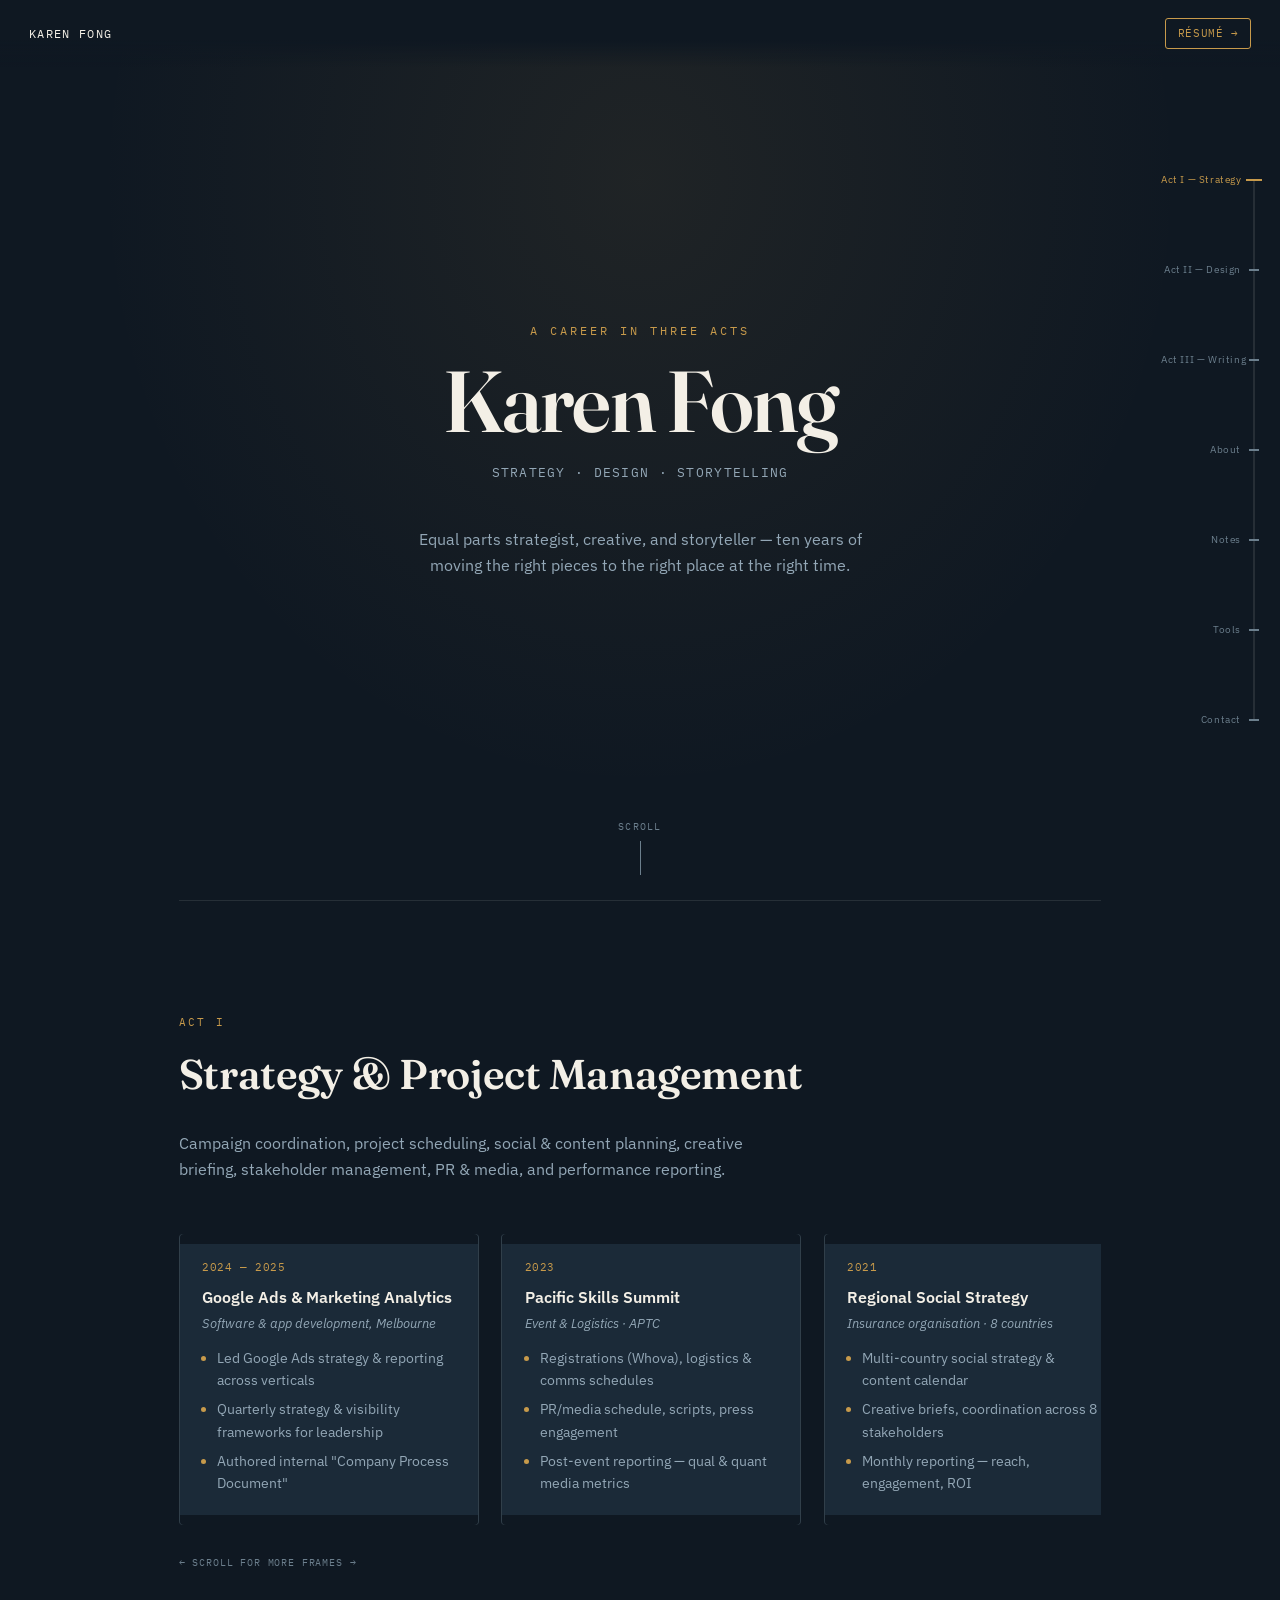
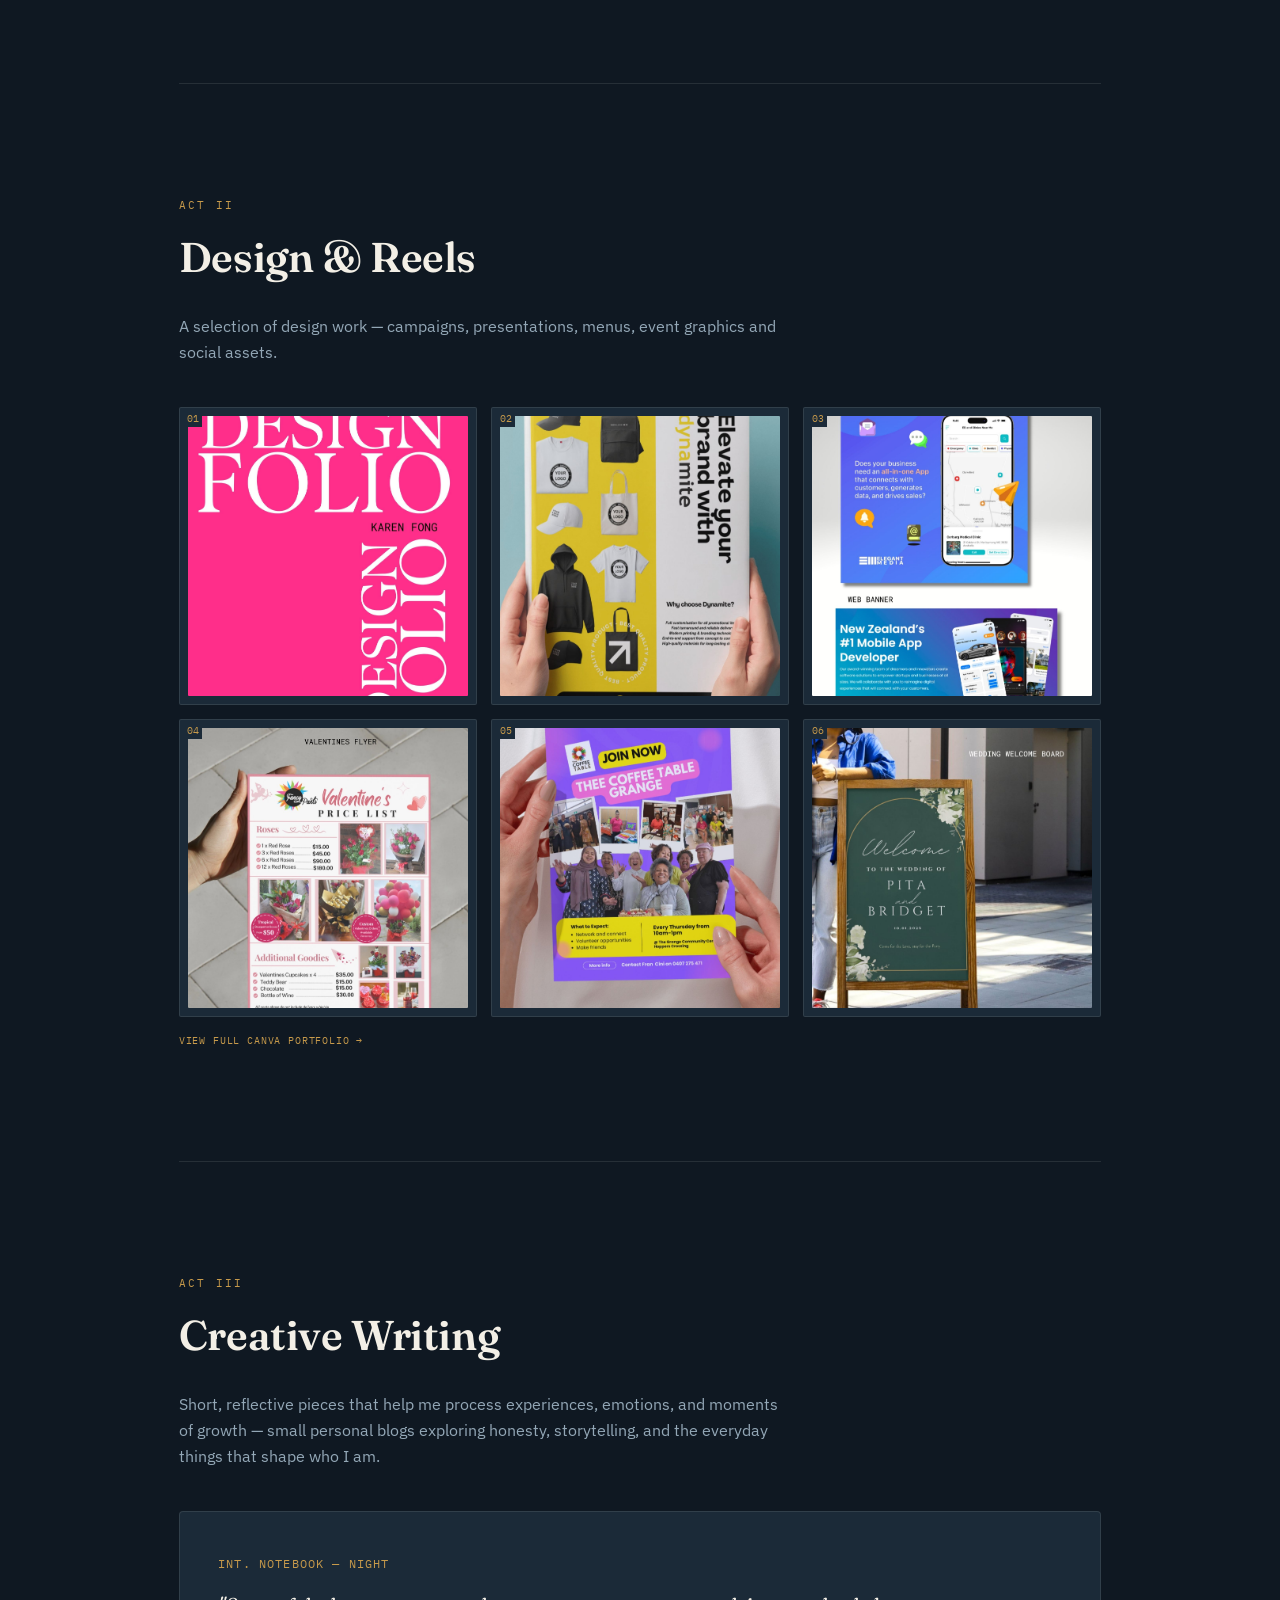
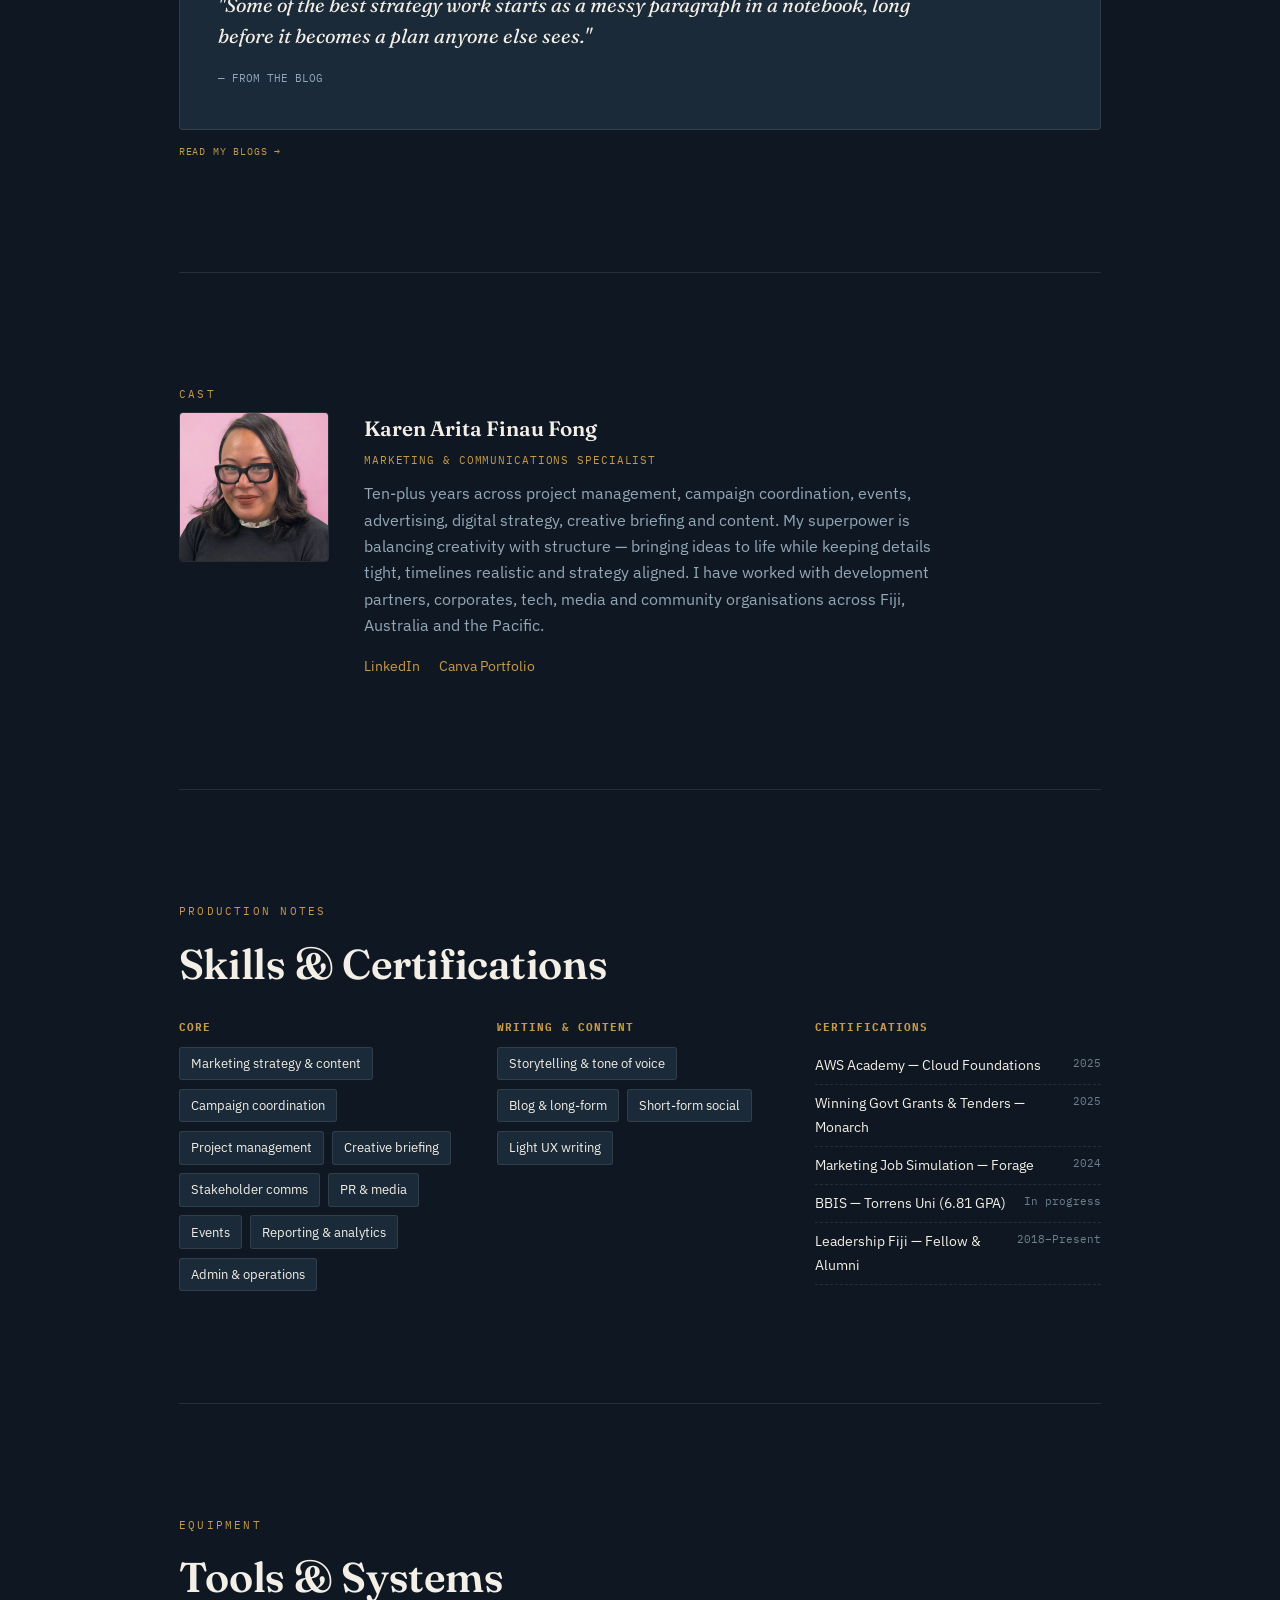
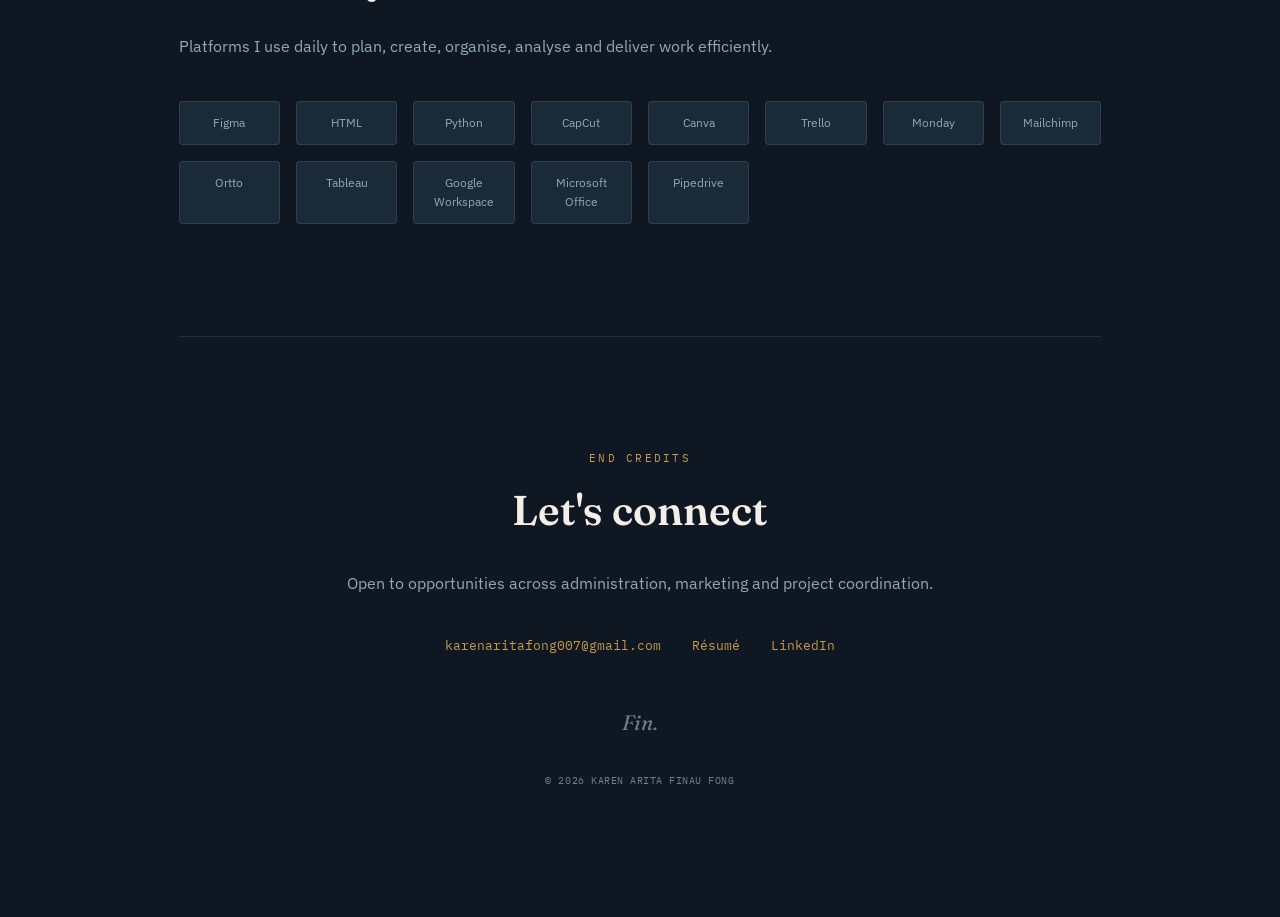
<file: index.html>
<!DOCTYPE html>
<html lang="en">
<head>
<meta charset="UTF-8">
<meta name="viewport" content="width=device-width, initial-scale=1.0">
<title>Karen Fong — Strategy · Design · Storytelling</title>
<meta name="description" content="Strategy & Project Management, Design & Reels, and Creative Writing — by Karen Arita Finau Fong.">
<link rel="preconnect" href="https://fonts.googleapis.com">
<link href="https://fonts.googleapis.com/css2?family=Fraunces:opsz,wght@9..144,400;9..144,500;9..144,600;9..144,700&family=IBM+Plex+Sans:wght@400;500;600&family=IBM+Plex+Mono:wght@400;500&display=swap" rel="stylesheet">
<style>
  :root{
    --navy:#0F1822;
    --navy-card:#1B2A38;
    --navy-card-2:#20303F;
    --ivory:#F3EFE6;
    --slate:#93A7B6;
    --slate-dim:#6C7F8D;
    --brass:#C79A4B;
    --brass-dim:#8C6528;
    --hairline:rgba(243,239,230,0.10);
  }
  *{box-sizing:border-box; margin:0; padding:0;}
  html{scroll-behavior:smooth;}
  body{
    background:var(--navy);
    color:var(--ivory);
    font-family:'IBM Plex Sans', sans-serif;
    line-height:1.65;
    overflow-x:hidden;
  }
  a{color:var(--brass); text-decoration:none;}
  a:hover{text-decoration:underline;}
  img{max-width:100%; display:block;}
  ::selection{background:var(--brass); color:var(--navy);}

  .mono{font-family:'IBM Plex Mono', monospace;}

  /* ===== SCRUBBER (signature nav) ===== */
  #scrubber{
    position:fixed;
    right:0;
    top:0;
    height:100vh;
    width:52px;
    z-index:100;
    display:flex;
    flex-direction:column;
    align-items:center;
    justify-content:center;
    pointer-events:none;
  }
  .scrub-track{
    position:relative;
    width:2px;
    height:60vh;
    background:var(--hairline);
  }
  .scrub-fill{
    position:absolute;
    top:0; left:0;
    width:2px;
    height:0%;
    background:var(--brass);
    transition:height .1s linear;
  }
  .scrub-marks{
    position:absolute;
    top:0; left:0;
    width:2px;
    height:100%;
  }
  .scrub-mark{
    position:absolute;
    left:-4px;
    width:10px;
    height:2px;
    background:var(--slate-dim);
    transform:translateY(-50%);
    pointer-events:auto;
    cursor:pointer;
  }
  .scrub-mark.active{background:var(--brass); width:16px; left:-7px;}
  .scrub-label{
    position:absolute;
    left:-92px;
    width:80px;
    text-align:right;
    font-size:0.62rem;
    letter-spacing:0.06em;
    color:var(--slate-dim);
    transform:translateY(-50%);
    white-space:nowrap;
  }
  .scrub-mark.active + .scrub-label,
  .scrub-label.active{color:var(--brass);}
  @media (max-width:900px){ #scrubber{display:none;} }

  /* ===== HERO ===== */
  #hero{
    min-height:100vh;
    display:flex;
    flex-direction:column;
    align-items:center;
    justify-content:center;
    text-align:center;
    padding:2em;
    position:relative;
    background:
      radial-gradient(ellipse at 50% 20%, rgba(199,154,75,0.09), transparent 60%),
      var(--navy);
  }
  .hero-eyebrow{
    font-family:'IBM Plex Mono', monospace;
    font-size:0.75rem;
    letter-spacing:0.25em;
    color:var(--brass);
    margin-bottom:1.4em;
    opacity:0;
    animation:fadeUp .8s ease forwards .1s;
  }
  .hero-title{
    font-family:'Fraunces', serif;
    font-weight:600;
    font-size:clamp(2.6rem, 8vw, 5.4rem);
    letter-spacing:-0.02em;
    line-height:1.02;
    opacity:0;
    animation:fadeUp .9s ease forwards .3s;
  }
  .hero-sub{
    margin-top:1.3em;
    font-family:'IBM Plex Mono', monospace;
    font-size:0.8rem;
    letter-spacing:0.1em;
    color:var(--slate);
    opacity:0;
    animation:fadeUp .9s ease forwards .55s;
  }
  .hero-tag{
    margin-top:2.6em;
    max-width:46ch;
    color:var(--slate);
    font-size:1.02rem;
    opacity:0;
    animation:fadeUp .9s ease forwards .75s;
  }
  .hero-scroll{
    position:absolute;
    bottom:2.4em;
    font-family:'IBM Plex Mono', monospace;
    font-size:0.65rem;
    letter-spacing:0.12em;
    color:var(--slate-dim);
    display:flex;
    flex-direction:column;
    align-items:center;
    gap:0.6em;
    opacity:0;
    animation:fadeUp .9s ease forwards 1.1s;
  }
  .hero-scroll .bar{width:1px; height:34px; background:var(--slate-dim); overflow:hidden; position:relative;}
  .hero-scroll .bar::after{
    content:""; position:absolute; top:-100%; left:0; width:100%; height:100%;
    background:var(--brass);
    animation:runBar 1.6s ease-in-out infinite;
  }
  @keyframes runBar{ 0%{top:-100%;} 100%{top:100%;} }
  @keyframes fadeUp{ from{opacity:0; transform:translateY(14px);} to{opacity:1; transform:translateY(0);} }

  /* ===== SHELL ===== */
  main{max-width:980px; margin:0 auto; padding:0 1.8em;}
  section{padding:7em 0; border-top:1px solid var(--hairline);}
  #hero{border-top:none;}

  .act-eyebrow{
    font-family:'IBM Plex Mono', monospace;
    font-size:0.7rem;
    letter-spacing:0.2em;
    color:var(--brass);
    margin-bottom:0.8em;
  }
  .act-title{
    font-family:'Fraunces', serif;
    font-weight:600;
    font-size:clamp(1.8rem, 4vw, 2.6rem);
    letter-spacing:-0.01em;
    margin-bottom:0.5em;
  }
  .act-desc{
    color:var(--slate);
    max-width:60ch;
    margin-bottom:2.6em;
  }

  /* ===== FILMSTRIP (Act I — Strategy) ===== */
  .filmstrip{
    display:flex;
    gap:1.4em;
    overflow-x:auto;
    padding:0.6em 0.2em 1.4em 0.2em;
    scroll-snap-type:x proximity;
    -webkit-overflow-scrolling:touch;
  }
  .filmstrip::-webkit-scrollbar{height:6px;}
  .filmstrip::-webkit-scrollbar-thumb{background:var(--hairline); border-radius:3px;}
  .frame{
    scroll-snap-align:start;
    flex:0 0 300px;
    background:var(--navy-card);
    border:1px solid var(--hairline);
    border-radius:4px;
    position:relative;
    padding:1.5em 1.4em 1.4em 1.4em;
  }
  .frame::before, .frame::after{
    content:"";
    position:absolute;
    left:0; right:0;
    height:10px;
    background-image:repeating-linear-gradient(90deg, var(--navy) 0 6px, transparent 6px 14px);
    background-color: var(--navy);
  }
  .frame::before{top:-1px; border-top-left-radius:4px; border-top-right-radius:4px;}
  .frame::after{bottom:-1px; border-bottom-left-radius:4px; border-bottom-right-radius:4px;}
  .frame-time{
    font-family:'IBM Plex Mono', monospace;
    font-size:0.68rem;
    color:var(--brass);
    letter-spacing:0.05em;
    margin-bottom:0.7em;
  }
  .frame h3{font-size:1rem; font-weight:600; margin-bottom:0.15em;}
  .frame .org{font-size:0.82rem; color:var(--slate); font-style:italic; margin-bottom:0.9em;}
  .frame ul{padding-left:1.1em; font-size:0.85rem; color:var(--slate);}
  .frame ul li{margin-bottom:0.5em;}
  .frame ul li::marker{color:var(--brass);}
  .filmstrip-hint{
    font-family:'IBM Plex Mono', monospace;
    font-size:0.65rem;
    color:var(--slate-dim);
    letter-spacing:0.08em;
    margin-top:0.6em;
  }

  /* ===== CONTACT SHEET (Act II — Design) ===== */
  .contact-sheet{
    display:grid;
    grid-template-columns:repeat(3, 1fr);
    gap:0.9em;
  }
  .neg{
    position:relative;
    border:1px solid var(--hairline);
    background:var(--navy-card);
    padding:0.5em;
    border-radius:2px;
  }
  .neg img{border-radius:1px; aspect-ratio:1/1; object-fit:cover;}
  .neg .frame-no{
    position:absolute; top:0.3em; left:0.5em;
    font-family:'IBM Plex Mono', monospace;
    font-size:0.6rem;
    color:var(--brass);
    background:var(--navy-card);
    padding:0 0.3em;
  }
  @media (max-width:700px){ .contact-sheet{grid-template-columns:repeat(2,1fr);} }

  /* ===== SCRIPT PAGE (Act III — Writing) ===== */
  .script-page{
    background:var(--navy-card);
    border:1px solid var(--hairline);
    border-radius:4px;
    padding:2.6em 2.4em;
    position:relative;
  }
  .script-page .slug{
    font-family:'IBM Plex Mono', monospace;
    font-size:0.72rem;
    color:var(--brass);
    letter-spacing:0.1em;
    margin-bottom:1.4em;
  }
  .script-page p{
    font-family:'Fraunces', serif;
    font-size:1.25rem;
    font-style:italic;
    line-height:1.55;
    color:var(--ivory);
    max-width:56ch;
  }
  .script-page .byline{
    margin-top:1.6em;
    font-family:'IBM Plex Mono', monospace;
    font-size:0.7rem;
    color:var(--slate);
  }

  /* ===== ABOUT (cast card) ===== */
  .cast-card{
    display:flex;
    gap:2.2em;
    align-items:flex-start;
    flex-wrap:wrap;
  }
  .cast-photo{
    width:150px; height:150px;
    border-radius:4px;
    object-fit:cover;
    border:1px solid var(--hairline);
    flex-shrink:0;
  }
  .cast-body{flex:1; min-width:260px;}
  .cast-name{font-family:'Fraunces', serif; font-size:1.3rem; font-weight:600; margin-bottom:0.2em;}
  .cast-role{font-family:'IBM Plex Mono', monospace; font-size:0.7rem; color:var(--brass); letter-spacing:0.08em; margin-bottom:1em;}
  .cast-bio{color:var(--slate); max-width:58ch;}
  .cast-links{margin-top:1.2em; display:flex; gap:1.4em; font-size:0.85rem;}

  /* ===== PRODUCTION NOTES (skills/certs) ===== */
  .notes-grid{
    display:grid;
    grid-template-columns:repeat(auto-fit, minmax(230px,1fr));
    gap:2em;
  }
  .notes-col h4{
    font-family:'IBM Plex Mono', monospace;
    font-size:0.68rem;
    letter-spacing:0.1em;
    color:var(--brass);
    margin-bottom:0.9em;
    text-transform:uppercase;
  }
  .notes-col ul{list-style:none;}
  .notes-col li{
    padding:0.5em 0;
    border-bottom:1px dashed var(--hairline);
    font-size:0.88rem;
    color:var(--ivory);
    display:flex;
    justify-content:space-between;
    gap:1em;
  }
  .notes-col li span.date{color:var(--slate-dim); font-family:'IBM Plex Mono', monospace; font-size:0.7rem; white-space:nowrap;}

  .chip-row{display:flex; flex-wrap:wrap; gap:0.55em; margin-top:0.4em;}
  .chip{
    background:var(--navy-card);
    border:1px solid var(--hairline);
    padding:0.4em 0.85em;
    font-size:0.8rem;
    border-radius:3px;
    color:var(--ivory);
  }

  /* ===== EQUIPMENT (tools) ===== */
  .equip-grid{
    display:grid;
    grid-template-columns:repeat(auto-fill, minmax(90px,1fr));
    gap:1em;
  }
  .equip-item{
    background:var(--navy-card);
    border:1px solid var(--hairline);
    border-radius:4px;
    padding:1em 0.6em;
    text-align:center;
    font-size:0.72rem;
    color:var(--slate);
  }
  .equip-item img{height:26px; width:auto; margin:0 auto 0.6em auto; opacity:0.9;}

  /* ===== END CREDITS (footer/contact) ===== */
  #credits{
    text-align:center;
    padding-bottom:8em;
  }
  #credits .roll-title{
    font-family:'Fraunces', serif;
    font-size:clamp(1.8rem,4vw,2.6rem);
    font-weight:600;
    margin-bottom:0.6em;
  }
  #credits .roll-sub{color:var(--slate); margin-bottom:2.4em;}
  .credit-links{
    display:flex;
    justify-content:center;
    gap:2.4em;
    flex-wrap:wrap;
    font-family:'IBM Plex Mono', monospace;
    font-size:0.82rem;
    margin-bottom:3em;
  }
  .fin{
    font-family:'Fraunces', serif;
    font-style:italic;
    font-size:1.3rem;
    color:var(--slate-dim);
    margin-top:2.4em;
  }
  .copyright{
    margin-top:3em;
    font-family:'IBM Plex Mono', monospace;
    font-size:0.65rem;
    color:var(--slate-dim);
    letter-spacing:0.05em;
  }

  /* ===== TOPBAR ===== */
  #topbar{
    position:fixed;
    top:0; left:0; right:0;
    z-index:90;
    display:flex;
    justify-content:space-between;
    align-items:center;
    padding:1.1em 1.8em;
    background:linear-gradient(var(--navy) 60%, transparent);
    pointer-events:none;
  }
  #topbar .brand{
    font-family:'IBM Plex Mono', monospace;
    font-size:0.72rem;
    letter-spacing:0.12em;
    color:var(--ivory);
    pointer-events:auto;
  }
  #topbar a.resume-link{
    font-family:'IBM Plex Mono', monospace;
    font-size:0.7rem;
    letter-spacing:0.06em;
    border:1px solid var(--brass);
    color:var(--brass);
    padding:0.5em 1em;
    border-radius:3px;
    pointer-events:auto;
  }
  #topbar a.resume-link:hover{background:var(--brass); color:var(--navy); text-decoration:none;}

  ::-moz-selection{background:var(--brass); color:var(--navy);}

  /* reveal on scroll */
  .reveal{opacity:0; transform:translateY(18px); transition:opacity .7s ease, transform .7s ease;}
  .reveal.in{opacity:1; transform:translateY(0);}

  @media (prefers-reduced-motion: reduce){
    *{animation:none !important; transition:none !important;}
    .hero-eyebrow, .hero-title, .hero-sub, .hero-tag, .hero-scroll{opacity:1 !important; transform:none !important;}
    .reveal{opacity:1 !important; transform:none !important;}
  }

  :focus-visible{outline:2px solid var(--brass); outline-offset:3px;}

  @media (max-width:600px){
    section{padding:4.5em 0;}
    .cast-card{flex-direction:column;}
    .filmstrip .frame{flex-basis:82vw;}
  }
</style>
</head>
<body>

<div id="topbar">
  <span class="brand">KAREN FONG</span>
  <a class="resume-link" href="karen-fong-resume.html">RÉSUMÉ →</a>
</div>

<nav id="scrubber" aria-label="Section progress">
  <div class="scrub-track">
    <div class="scrub-fill" id="scrubFill"></div>
    <div class="scrub-marks" id="scrubMarks"></div>
  </div>
</nav>

<header id="hero">
  <div class="hero-eyebrow mono">A CAREER IN THREE ACTS</div>
  <h1 class="hero-title">Karen Fong</h1>
  <div class="hero-sub mono">STRATEGY · DESIGN · STORYTELLING</div>
  <p class="hero-tag">Equal parts strategist, creative, and storyteller — ten years of moving the right pieces to the right place at the right time.</p>
  <div class="hero-scroll">
    <span>SCROLL</span>
    <div class="bar"></div>
  </div>
</header>

<main>

  <section id="act1" data-act="Act I — Strategy">
    <div class="act-eyebrow reveal">ACT I</div>
    <h2 class="act-title reveal">Strategy &amp; Project Management</h2>
    <p class="act-desc reveal">Campaign coordination, project scheduling, social &amp; content planning, creative briefing, stakeholder management, PR &amp; media, and performance reporting.</p>

    <div class="filmstrip reveal">
      <div class="frame">
        <div class="frame-time">2024 — 2025</div>
        <h3>Google Ads &amp; Marketing Analytics</h3>
        <div class="org">Software &amp; app development, Melbourne</div>
        <ul>
          <li>Led Google Ads strategy &amp; reporting across verticals</li>
          <li>Quarterly strategy &amp; visibility frameworks for leadership</li>
          <li>Authored internal "Company Process Document"</li>
        </ul>
      </div>
      <div class="frame">
        <div class="frame-time">2023</div>
        <h3>Pacific Skills Summit</h3>
        <div class="org">Event &amp; Logistics · APTC</div>
        <ul>
          <li>Registrations (Whova), logistics &amp; comms schedules</li>
          <li>PR/media schedule, scripts, press engagement</li>
          <li>Post-event reporting — qual &amp; quant media metrics</li>
        </ul>
      </div>
      <div class="frame">
        <div class="frame-time">2021</div>
        <h3>Regional Social Strategy</h3>
        <div class="org">Insurance organisation · 8 countries</div>
        <ul>
          <li>Multi-country social strategy &amp; content calendar</li>
          <li>Creative briefs, coordination across 8 stakeholders</li>
          <li>Monthly reporting — reach, engagement, ROI</li>
        </ul>
      </div>
      <div class="frame">
        <div class="frame-time">2021</div>
        <h3>World Bank Pacific Podcast</h3>
        <div class="org">Content &amp; PR · Season 2</div>
        <ul>
          <li>Planned cross-channel content for 10 episodes</li>
          <li>Partnered with host, producer &amp; comms team</li>
          <li>Episode performance reports &amp; refinement</li>
        </ul>
      </div>
      <div class="frame">
        <div class="frame-time">2021</div>
        <h3>National Airline Campaign</h3>
        <div class="org">Production Fixer</div>
        <ul>
          <li>On-ground production logistics &amp; contractor liaison</li>
          <li>Talent sourcing, scheduling, call sheets &amp; runsheets</li>
          <li>Ensured assets captured on schedule to creative brief</li>
        </ul>
      </div>
    </div>
    <div class="filmstrip-hint reveal">← SCROLL FOR MORE FRAMES →</div>
  </section>

  <section id="act2" data-act="Act II — Design">
    <div class="act-eyebrow reveal">ACT II</div>
    <h2 class="act-title reveal">Design &amp; Reels</h2>
    <p class="act-desc reveal">A selection of design work — campaigns, presentations, menus, event graphics and social assets.</p>

    <div class="contact-sheet reveal">
      <div class="neg"><span class="frame-no mono">01</span><img src="https://karenfinaufong.github.io/KarenFongPortfolio/images/design-1.jpg" alt="Design work sample 1" loading="lazy"></div>
      <div class="neg"><span class="frame-no mono">02</span><img src="https://karenfinaufong.github.io/KarenFongPortfolio/images/design-2.jpg" alt="Design work sample 2" loading="lazy"></div>
      <div class="neg"><span class="frame-no mono">03</span><img src="https://karenfinaufong.github.io/KarenFongPortfolio/images/design-3.jpg" alt="Design work sample 3" loading="lazy"></div>
      <div class="neg"><span class="frame-no mono">04</span><img src="https://karenfinaufong.github.io/KarenFongPortfolio/images/design-4.jpg" alt="Design work sample 4" loading="lazy"></div>
      <div class="neg"><span class="frame-no mono">05</span><img src="https://karenfinaufong.github.io/KarenFongPortfolio/images/design-5.jpg" alt="Design work sample 5" loading="lazy"></div>
      <div class="neg"><span class="frame-no mono">06</span><img src="https://karenfinaufong.github.io/KarenFongPortfolio/images/design-6.jpg" alt="Design work sample 6" loading="lazy"></div>
    </div>
    <div class="filmstrip-hint reveal" style="margin-top:1.4em;"><a href="https://www.canva.com/design/DAHCelGiRPg/FYkhzzUcK_6Yq_7J51ercA/view" target="_blank" rel="noopener">VIEW FULL CANVA PORTFOLIO →</a></div>
  </section>

  <section id="act3" data-act="Act III — Writing">
    <div class="act-eyebrow reveal">ACT III</div>
    <h2 class="act-title reveal">Creative Writing</h2>
    <p class="act-desc reveal">Short, reflective pieces that help me process experiences, emotions, and moments of growth — small personal blogs exploring honesty, storytelling, and the everyday things that shape who I am.</p>

    <div class="script-page reveal">
      <div class="slug mono">INT. NOTEBOOK — NIGHT</div>
      <p>"Some of the best strategy work starts as a messy paragraph in a notebook, long before it becomes a plan anyone else sees."</p>
      <div class="byline mono">— FROM THE BLOG</div>
    </div>
    <div class="filmstrip-hint reveal" style="margin-top:1.2em;"><a href="https://beautifulmess82666898.wordpress.com/" target="_blank" rel="noopener">READ MY BLOGS →</a></div>
  </section>

  <section id="about" data-act="About">
    <div class="act-eyebrow reveal">CAST</div>
    <div class="cast-card reveal">
      <img class="cast-photo" src="https://karenfinaufong.github.io/KarenFongPortfolio/images/profile.png" alt="Karen Fong">
      <div class="cast-body">
        <div class="cast-name">Karen Arita Finau Fong</div>
        <div class="cast-role mono">MARKETING &amp; COMMUNICATIONS SPECIALIST</div>
        <p class="cast-bio">Ten-plus years across project management, campaign coordination, events, advertising, digital strategy, creative briefing and content. My superpower is balancing creativity with structure — bringing ideas to life while keeping details tight, timelines realistic and strategy aligned. I have worked with development partners, corporates, tech, media and community organisations across Fiji, Australia and the Pacific.</p>
        <div class="cast-links">
          <a href="https://www.linkedin.com/in/fongkaren/" target="_blank" rel="noopener">LinkedIn</a>
          <a href="https://www.canva.com/design/DAHCelGiRPg/FYkhzzUcK_6Yq_7J51ercA/view" target="_blank" rel="noopener">Canva Portfolio</a>
        </div>
      </div>
    </div>
  </section>

  <section id="notes" data-act="Notes">
    <div class="act-eyebrow reveal">PRODUCTION NOTES</div>
    <h2 class="act-title reveal">Skills &amp; Certifications</h2>
    <div class="notes-grid reveal">
      <div class="notes-col">
        <h4>Core</h4>
        <div class="chip-row">
          <span class="chip">Marketing strategy &amp; content</span>
          <span class="chip">Campaign coordination</span>
          <span class="chip">Project management</span>
          <span class="chip">Creative briefing</span>
          <span class="chip">Stakeholder comms</span>
          <span class="chip">PR &amp; media</span>
          <span class="chip">Events</span>
          <span class="chip">Reporting &amp; analytics</span>
          <span class="chip">Admin &amp; operations</span>
        </div>
      </div>
      <div class="notes-col">
        <h4>Writing &amp; Content</h4>
        <div class="chip-row">
          <span class="chip">Storytelling &amp; tone of voice</span>
          <span class="chip">Blog &amp; long-form</span>
          <span class="chip">Short-form social</span>
          <span class="chip">Light UX writing</span>
        </div>
      </div>
      <div class="notes-col">
        <h4>Certifications</h4>
        <ul>
          <li>AWS Academy — Cloud Foundations <span class="date">2025</span></li>
          <li>Winning Govt Grants &amp; Tenders — Monarch <span class="date">2025</span></li>
          <li>Marketing Job Simulation — Forage <span class="date">2024</span></li>
          <li>BBIS — Torrens Uni (6.81 GPA) <span class="date">In progress</span></li>
          <li>Leadership Fiji — Fellow &amp; Alumni <span class="date">2018–Present</span></li>
        </ul>
      </div>
    </div>
  </section>

  <section id="equipment" data-act="Tools">
    <div class="act-eyebrow reveal">EQUIPMENT</div>
    <h2 class="act-title reveal">Tools &amp; Systems</h2>
    <p class="act-desc reveal">Platforms I use daily to plan, create, organise, analyse and deliver work efficiently.</p>
    <div class="equip-grid reveal">
      <div class="equip-item">Figma</div>
      <div class="equip-item">HTML</div>
      <div class="equip-item">Python</div>
      <div class="equip-item">CapCut</div>
      <div class="equip-item">Canva</div>
      <div class="equip-item">Trello</div>
      <div class="equip-item">Monday</div>
      <div class="equip-item">Mailchimp</div>
      <div class="equip-item">Ortto</div>
      <div class="equip-item">Tableau</div>
      <div class="equip-item">Google Workspace</div>
      <div class="equip-item">Microsoft Office</div>
      <div class="equip-item">Pipedrive</div>
    </div>
  </section>

  <section id="credits" data-act="Contact">
    <div class="act-eyebrow reveal" style="text-align:center;">END CREDITS</div>
    <div class="roll-title reveal">Let's connect</div>
    <p class="roll-sub reveal">Open to opportunities across administration, marketing and project coordination.</p>
    <div class="credit-links reveal">
      <a href="mailto:karenaritafong007@gmail.com">karenaritafong007@gmail.com</a>
      <a href="karen-fong-resume.html">Résumé</a>
      <a href="https://www.linkedin.com/in/fongkaren/" target="_blank" rel="noopener">LinkedIn</a>
    </div>
    <div class="fin reveal">Fin.</div>
    <div class="copyright reveal">© 2026 KAREN ARITA FINAU FONG</div>
  </section>

</main>

<script>
  // Scroll reveal
  const revealEls = document.querySelectorAll('.reveal');
  const io = new IntersectionObserver((entries) => {
    entries.forEach(e => { if (e.isIntersecting) e.target.classList.add('in'); });
  }, { threshold: 0.12 });
  revealEls.forEach(el => io.observe(el));

  // Scrubber
  const sections = document.querySelectorAll('main section');
  const scrubFill = document.getElementById('scrubFill');
  const scrubMarks = document.getElementById('scrubMarks');

  sections.forEach((sec, i) => {
    const mark = document.createElement('div');
    mark.className = 'scrub-mark';
    mark.dataset.target = sec.id;
    const pct = (i / (sections.length - 1)) * 100;
    mark.style.top = pct + '%';
    mark.addEventListener('click', () => sec.scrollIntoView({behavior:'smooth'}));

    const label = document.createElement('div');
    label.className = 'scrub-label';
    label.style.top = pct + '%';
    label.textContent = sec.dataset.act || sec.id;

    scrubMarks.appendChild(mark);
    scrubMarks.appendChild(label);
  });

  const marks = document.querySelectorAll('.scrub-mark');
  const labels = document.querySelectorAll('.scrub-label');

  function onScroll(){
    const scrollTop = window.scrollY;
    const docHeight = document.documentElement.scrollHeight - window.innerHeight;
    const pct = Math.min(100, Math.max(0, (scrollTop / docHeight) * 100));
    scrubFill.style.height = pct + '%';

    let activeIdx = 0;
    sections.forEach((sec, i) => {
      if (scrollTop >= sec.offsetTop - window.innerHeight * 0.5) activeIdx = i;
    });
    marks.forEach((m,i) => m.classList.toggle('active', i === activeIdx));
    labels.forEach((l,i) => l.classList.toggle('active', i === activeIdx));
  }
  document.addEventListener('scroll', onScroll);
  window.addEventListener('resize', onScroll);
  onScroll();
</script>

</body>
</html>
</file>
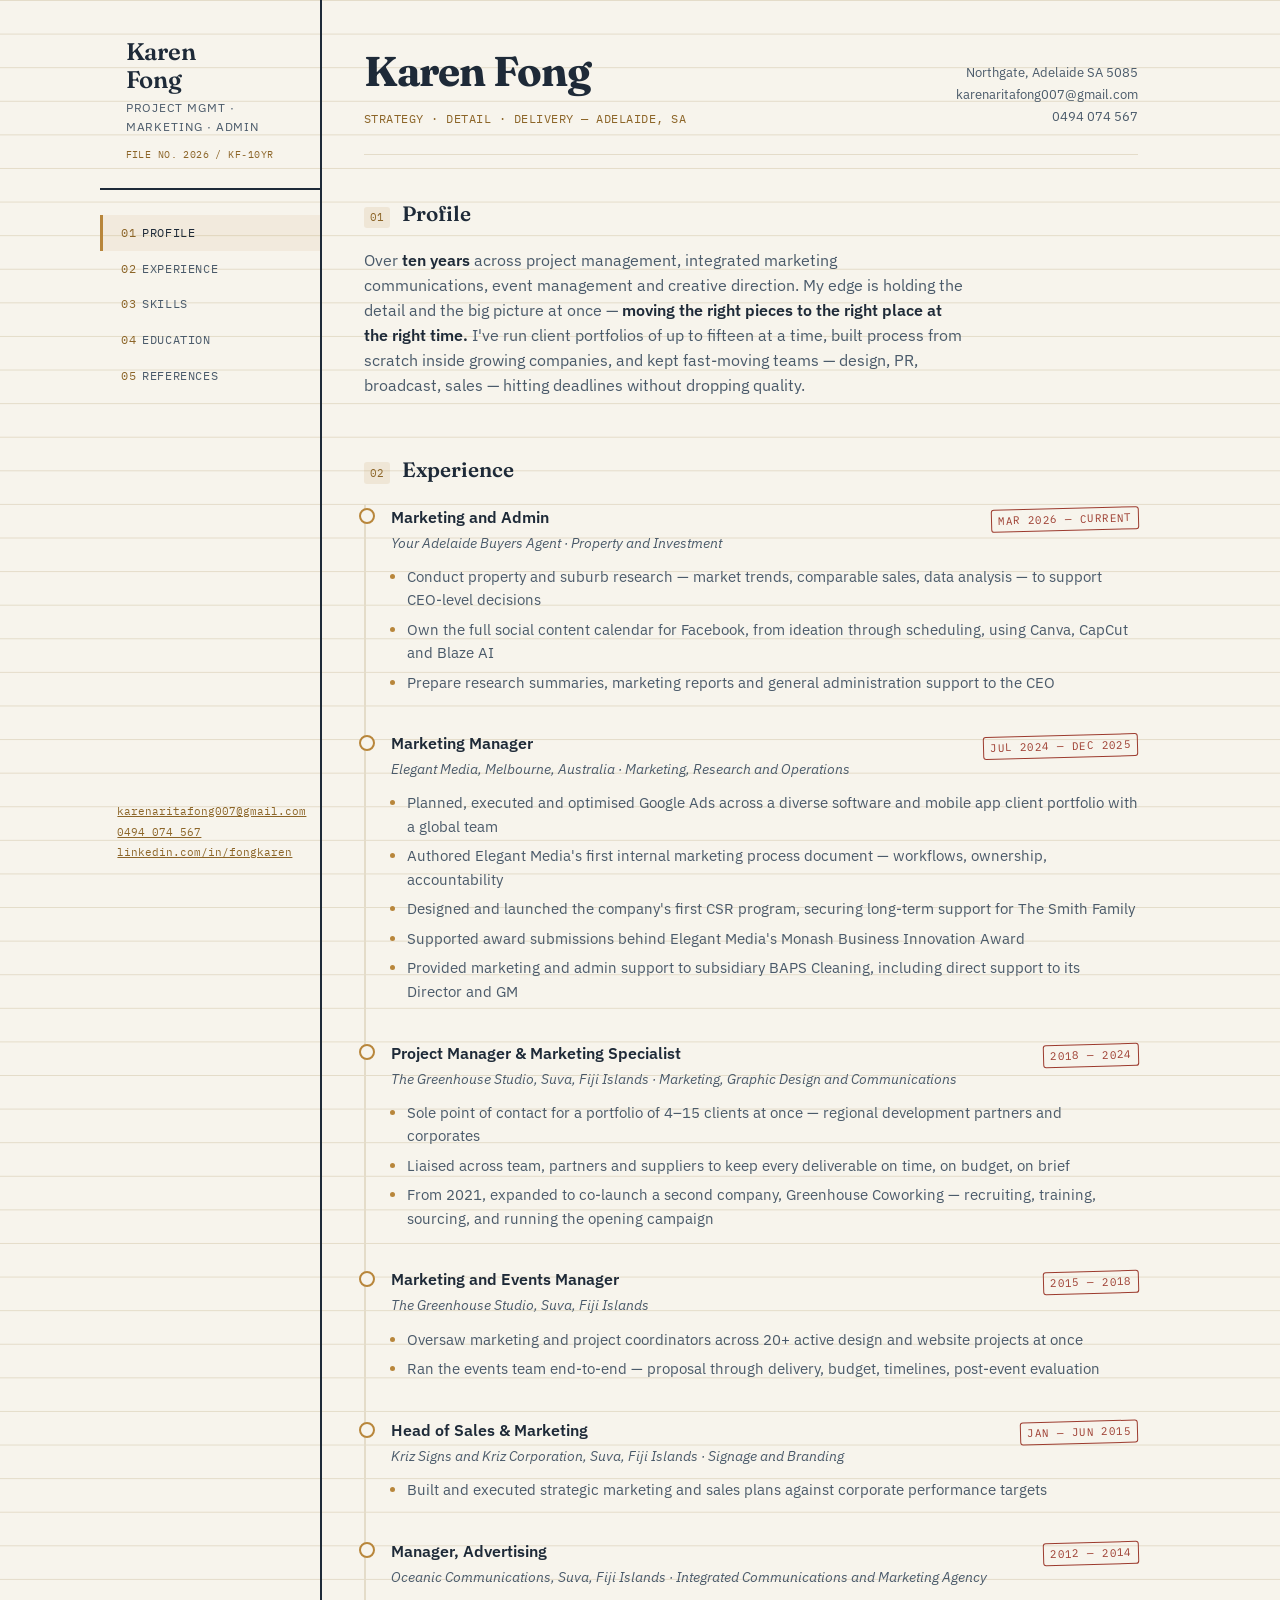
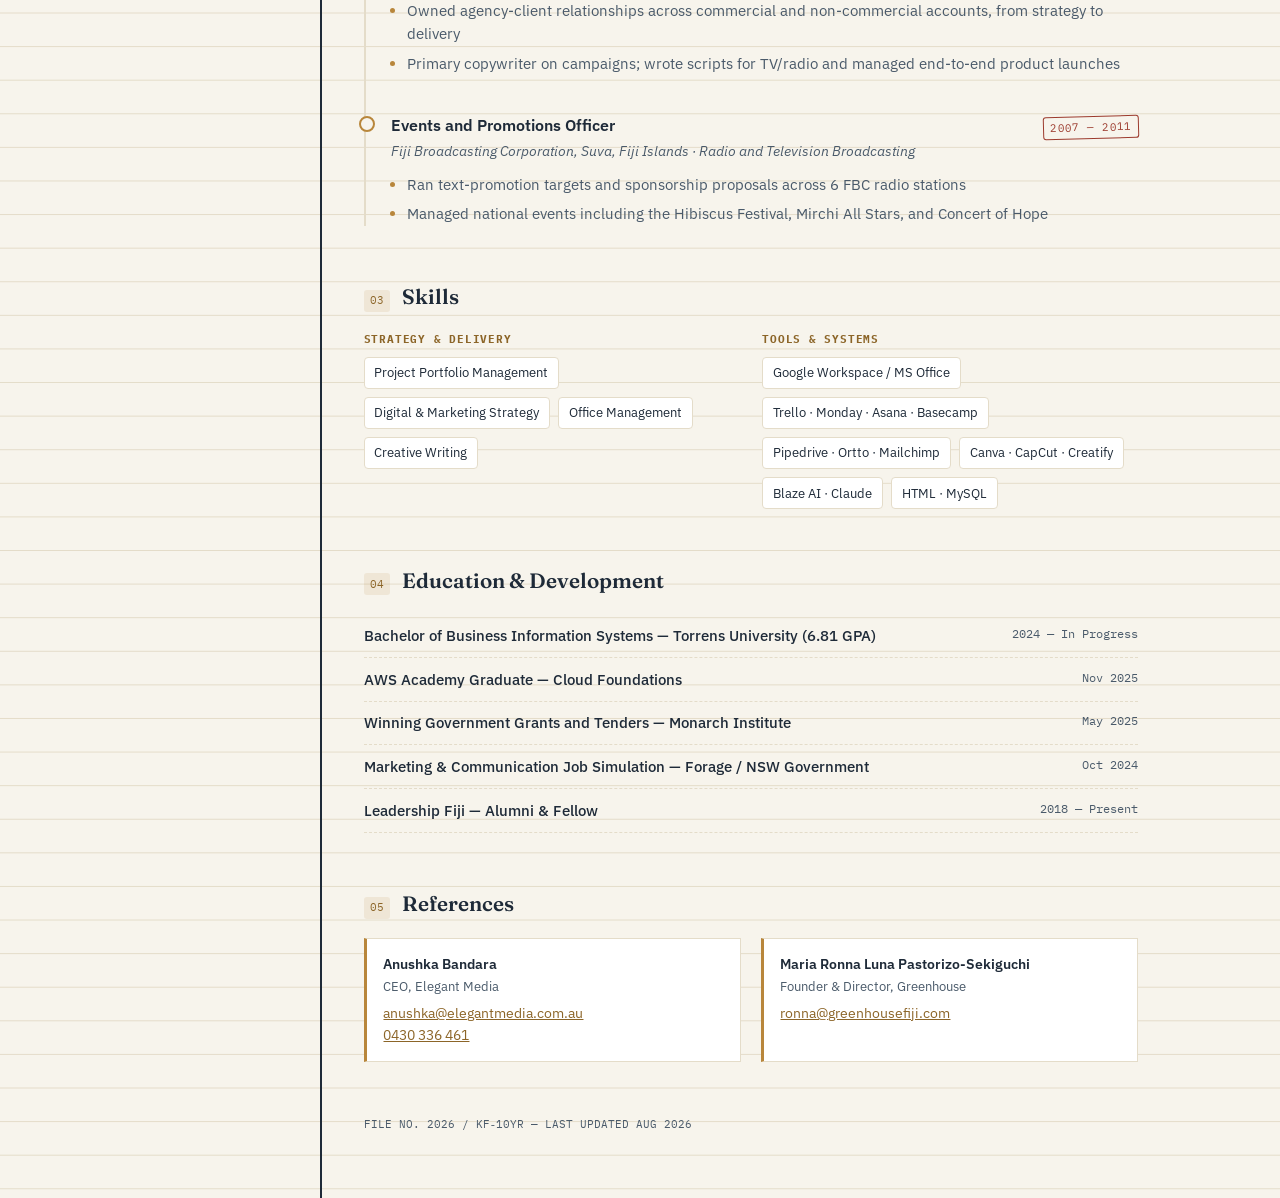
<file: karen-fong-resume.html>
<!DOCTYPE html>
<html lang="en">
<head>
<meta charset="UTF-8">
<meta name="viewport" content="width=device-width, initial-scale=1.0">
<title>Karen Fong — Résumé</title>
<link rel="preconnect" href="https://fonts.googleapis.com">
<link href="https://fonts.googleapis.com/css2?family=Fraunces:opsz,wght@9..144,400;9..144,500;9..144,600;9..144,700&family=IBM+Plex+Sans:wght@400;500;600&family=IBM+Plex+Mono:wght@400;500&display=swap" rel="stylesheet">
<style>
  :root{
    --ink:#1E2A38;
    --ink-soft:#4A5A6A;
    --paper:#F7F4EC;
    --paper-line:#E4DCC9;
    --brass:#B8863B;
    --brass-dark:#8C6528;
    --card:#FFFFFF;
    --stamp-red:#9C3B2E;
  }
  *{box-sizing:border-box; margin:0; padding:0;}
  html{scroll-behavior:smooth;}
  body{
    background:var(--paper);
    background-image:
      linear-gradient(var(--paper-line) 1px, transparent 1px);
    background-size: 100% 2.1em;
    color:var(--ink);
    font-family:'IBM Plex Sans', sans-serif;
    line-height:1.6;
  }
  a{color:var(--brass-dark);}

  .wrap{
    display:grid;
    grid-template-columns: 220px 1fr;
    max-width:1080px;
    margin:0 auto;
    min-height:100vh;
  }

  /* ===== SIDEBAR / TAB INDEX ===== */
  .sidebar{
    position:sticky;
    top:0;
    height:100vh;
    padding:2.4em 0 2.4em 0;
    display:flex;
    flex-direction:column;
    justify-content:space-between;
  }
  .id-block{
    padding:0 1.6em 1.6em 1.6em;
    border-bottom:2px solid var(--ink);
  }
  .id-block .name{
    font-family:'Fraunces', serif;
    font-weight:600;
    font-size:1.5rem;
    line-height:1.15;
    letter-spacing:-0.01em;
  }
  .id-block .role{
    font-size:0.72rem;
    text-transform:uppercase;
    letter-spacing:0.08em;
    color:var(--ink-soft);
    margin-top:0.5em;
  }
  .file-no{
    font-family:'IBM Plex Mono', monospace;
    font-size:0.65rem;
    color:var(--brass-dark);
    margin-top:0.9em;
    letter-spacing:0.04em;
  }

  nav.tabs{
    display:flex;
    flex-direction:column;
    margin-top:1.6em;
  }
  nav.tabs a{
    text-decoration:none;
    color:var(--ink-soft);
    font-family:'IBM Plex Mono', monospace;
    font-size:0.72rem;
    letter-spacing:0.05em;
    text-transform:uppercase;
    padding:0.75em 1.6em;
    border-left:3px solid transparent;
    transition:all .15s ease;
  }
  nav.tabs a:hover, nav.tabs a.active{
    color:var(--ink);
    border-left:3px solid var(--brass);
    background:rgba(184,134,59,0.08);
  }
  nav.tabs a span.num{
    color:var(--brass-dark);
    margin-right:0.5em;
  }

  .sidebar-footer{
    padding:0 1.6em;
    font-family:'IBM Plex Mono', monospace;
    font-size:0.68rem;
    color:var(--ink-soft);
  }
  .sidebar-footer a{display:block; margin-top:0.3em;}

  /* ===== MAIN CONTENT ===== */
  main{
    padding:2.4em 2.6em 4em 2.6em;
    border-left:2px solid var(--ink);
  }
  section{
    margin-bottom:3.4em;
    scroll-margin-top:2em;
  }
  .section-head{
    display:flex;
    align-items:baseline;
    gap:0.8em;
    margin-bottom:1.1em;
  }
  .section-head .tag{
    font-family:'IBM Plex Mono', monospace;
    font-size:0.68rem;
    color:var(--brass-dark);
    background:rgba(184,134,59,0.12);
    padding:0.2em 0.55em;
    border-radius:3px;
    white-space:nowrap;
  }
  .section-head h2{
    font-family:'Fraunces', serif;
    font-weight:600;
    font-size:1.3rem;
  }

  .profile-text{
    max-width:60ch;
    color:var(--ink-soft);
    font-size:0.98rem;
  }
  .profile-text strong{color:var(--ink); font-weight:600;}

  .masthead{
    display:flex;
    justify-content:space-between;
    align-items:flex-end;
    flex-wrap:wrap;
    gap:1em;
    margin-bottom:2.6em;
    padding-bottom:1.6em;
    border-bottom:1px solid var(--paper-line);
  }
  .masthead h1{
    font-family:'Fraunces', serif;
    font-weight:700;
    font-size:2.6rem;
    letter-spacing:-0.02em;
  }
  .masthead .tagline{
    font-family:'IBM Plex Mono', monospace;
    font-size:0.78rem;
    color:var(--brass-dark);
    letter-spacing:0.04em;
    margin-top:0.3em;
  }
  .contact-block{
    text-align:right;
    font-size:0.82rem;
    color:var(--ink-soft);
    line-height:1.7;
  }
  .contact-block a{color:var(--ink-soft); text-decoration:none;}
  .contact-block a:hover{color:var(--brass-dark);}

  /* ===== TIMELINE / ROLE CARDS ===== */
  .entry{
    position:relative;
    padding-left:1.6em;
    border-left:2px solid var(--paper-line);
    padding-bottom:1.9em;
  }
  .entry:last-child{padding-bottom:0;}
  .entry::before{
    content:"";
    position:absolute;
    left:-7px;
    top:0.3em;
    width:12px;
    height:12px;
    background:var(--paper);
    border:2px solid var(--brass);
    border-radius:50%;
  }
  .entry-head{
    display:flex;
    justify-content:space-between;
    align-items:baseline;
    flex-wrap:wrap;
    gap:0.4em 1em;
  }
  .entry-title{
    font-weight:600;
    font-size:1.03rem;
  }
  .stamp{
    font-family:'IBM Plex Mono', monospace;
    font-size:0.68rem;
    color:var(--stamp-red);
    border:1.5px solid var(--stamp-red);
    border-radius:3px;
    padding:0.15em 0.55em;
    letter-spacing:0.04em;
    transform:rotate(-1.5deg);
    white-space:nowrap;
  }
  .entry-org{
    font-size:0.85rem;
    color:var(--ink-soft);
    font-style:italic;
    margin-top:0.15em;
  }
  .entry ul{
    margin-top:0.7em;
    padding-left:1.1em;
    color:var(--ink-soft);
    font-size:0.92rem;
  }
  .entry ul li{margin-bottom:0.4em;}
  .entry ul li::marker{color:var(--brass);}

  /* ===== SKILLS ===== */
  .skill-groups{
    display:grid;
    grid-template-columns:repeat(auto-fit, minmax(220px,1fr));
    gap:1.4em;
  }
  .skill-group h3{
    font-family:'IBM Plex Mono', monospace;
    font-size:0.7rem;
    text-transform:uppercase;
    letter-spacing:0.07em;
    color:var(--brass-dark);
    margin-bottom:0.7em;
  }
  .chip-row{display:flex; flex-wrap:wrap; gap:0.5em;}
  .chip{
    background:var(--card);
    border:1px solid var(--paper-line);
    padding:0.35em 0.75em;
    font-size:0.82rem;
    border-radius:4px;
  }

  /* ===== EDUCATION / CERTS ===== */
  .cert-row{
    display:flex;
    justify-content:space-between;
    padding:0.65em 0;
    border-bottom:1px dashed var(--paper-line);
    font-size:0.92rem;
    gap:1em;
    flex-wrap:wrap;
  }
  .cert-row .what{font-weight:500;}
  .cert-row .when{
    font-family:'IBM Plex Mono', monospace;
    font-size:0.75rem;
    color:var(--ink-soft);
    white-space:nowrap;
  }

  /* ===== REFERENCES ===== */
  .ref-grid{
    display:grid;
    grid-template-columns:repeat(auto-fit, minmax(240px,1fr));
    gap:1.2em;
  }
  .ref-card{
    background:var(--card);
    border:1px solid var(--paper-line);
    border-left:3px solid var(--brass);
    padding:1em 1.2em;
    font-size:0.88rem;
  }
  .ref-card .rname{font-weight:600;}
  .ref-card .rrole{color:var(--ink-soft); font-size:0.82rem; margin-bottom:0.4em;}

  footer.print-note{
    margin-top:2em;
    font-family:'IBM Plex Mono', monospace;
    font-size:0.7rem;
    color:var(--ink-soft);
  }

  @media (max-width:760px){
    .wrap{grid-template-columns:1fr;}
    .sidebar{
      position:relative;
      height:auto;
      flex-direction:row;
      align-items:center;
      padding:1.2em;
      gap:1em;
    }
    .id-block{border-bottom:none; padding:0;}
    nav.tabs{flex-direction:row; margin-top:0; overflow-x:auto;}
    nav.tabs a{border-left:none; border-bottom:3px solid transparent; padding:0.6em 0.8em;}
    nav.tabs a:hover, nav.tabs a.active{border-left:none; border-bottom:3px solid var(--brass);}
    .sidebar-footer{display:none;}
    main{border-left:none; padding:1.6em 1.4em 3em 1.4em;}
    .masthead h1{font-size:1.9rem;}
    .contact-block{text-align:left;}
  }

  @media print{
    body{background:#fff;}
    .sidebar{display:none;}
    .wrap{grid-template-columns:1fr;}
    main{border-left:none;}
  }

  :focus-visible{outline:2px solid var(--brass); outline-offset:2px;}
</style>
</head>
<body>

<div class="wrap">

  <aside class="sidebar">
    <div>
      <div class="id-block">
        <div class="name">Karen<br>Fong</div>
        <div class="role">Project Mgmt · Marketing · Admin</div>
        <div class="file-no">FILE NO. 2026 / KF‑10YR</div>
      </div>
      <nav class="tabs" id="tabs">
        <a href="#profile"><span class="num">01</span>Profile</a>
        <a href="#experience"><span class="num">02</span>Experience</a>
        <a href="#skills"><span class="num">03</span>Skills</a>
        <a href="#education"><span class="num">04</span>Education</a>
        <a href="#references"><span class="num">05</span>References</a>
      </nav>
    </div>
    <div class="sidebar-footer">
      <a href="mailto:karenaritafong007@gmail.com">karenaritafong007@gmail.com</a>
      <a href="tel:0494074567">0494 074 567</a>
      <a href="https://www.linkedin.com/in/fongkaren/" target="_blank" rel="noopener">linkedin.com/in/fongkaren</a>
    </div>
  </aside>

  <main>

    <div class="masthead">
      <div>
        <h1>Karen Fong</h1>
        <div class="tagline">STRATEGY · DETAIL · DELIVERY — ADELAIDE, SA</div>
      </div>
      <div class="contact-block">
        Northgate, Adelaide SA 5085<br>
        <a href="mailto:karenaritafong007@gmail.com">karenaritafong007@gmail.com</a><br>
        <a href="tel:0494074567">0494 074 567</a>
      </div>
    </div>

    <section id="profile">
      <div class="section-head"><span class="tag">01</span><h2>Profile</h2></div>
      <p class="profile-text">
        Over <strong>ten years</strong> across project management, integrated marketing communications, event management
        and creative direction. My edge is holding the detail and the big picture at once —
        <strong>moving the right pieces to the right place at the right time.</strong> I've run client portfolios of up to
        fifteen at a time, built process from scratch inside growing companies, and kept fast-moving teams — design, PR,
        broadcast, sales — hitting deadlines without dropping quality.
      </p>
    </section>

    <section id="experience">
      <div class="section-head"><span class="tag">02</span><h2>Experience</h2></div>

      <div class="entry">
        <div class="entry-head">
          <div class="entry-title">Marketing and Admin</div>
          <div class="stamp">MAR 2026 — CURRENT</div>
        </div>
        <div class="entry-org">Your Adelaide Buyers Agent · Property and Investment</div>
        <ul>
          <li>Conduct property and suburb research — market trends, comparable sales, data analysis — to support CEO-level decisions</li>
          <li>Own the full social content calendar for Facebook, from ideation through scheduling, using Canva, CapCut and Blaze AI</li>
          <li>Prepare research summaries, marketing reports and general administration support to the CEO</li>
        </ul>
      </div>

      <div class="entry">
        <div class="entry-head">
          <div class="entry-title">Marketing Manager</div>
          <div class="stamp">JUL 2024 — DEC 2025</div>
        </div>
        <div class="entry-org">Elegant Media, Melbourne, Australia · Marketing, Research and Operations</div>
        <ul>
          <li>Planned, executed and optimised Google Ads across a diverse software and mobile app client portfolio with a global team</li>
          <li>Authored Elegant Media's first internal marketing process document — workflows, ownership, accountability</li>
          <li>Designed and launched the company's first CSR program, securing long-term support for The Smith Family</li>
          <li>Supported award submissions behind Elegant Media's Monash Business Innovation Award</li>
          <li>Provided marketing and admin support to subsidiary BAPS Cleaning, including direct support to its Director and GM</li>
        </ul>
      </div>

      <div class="entry">
        <div class="entry-head">
          <div class="entry-title">Project Manager &amp; Marketing Specialist</div>
          <div class="stamp">2018 — 2024</div>
        </div>
        <div class="entry-org">The Greenhouse Studio, Suva, Fiji Islands · Marketing, Graphic Design and Communications</div>
        <ul>
          <li>Sole point of contact for a portfolio of 4–15 clients at once — regional development partners and corporates</li>
          <li>Liaised across team, partners and suppliers to keep every deliverable on time, on budget, on brief</li>
          <li>From 2021, expanded to co-launch a second company, Greenhouse Coworking — recruiting, training, sourcing, and running the opening campaign</li>
        </ul>
      </div>

      <div class="entry">
        <div class="entry-head">
          <div class="entry-title">Marketing and Events Manager</div>
          <div class="stamp">2015 — 2018</div>
        </div>
        <div class="entry-org">The Greenhouse Studio, Suva, Fiji Islands</div>
        <ul>
          <li>Oversaw marketing and project coordinators across 20+ active design and website projects at once</li>
          <li>Ran the events team end-to-end — proposal through delivery, budget, timelines, post-event evaluation</li>
        </ul>
      </div>

      <div class="entry">
        <div class="entry-head">
          <div class="entry-title">Head of Sales &amp; Marketing</div>
          <div class="stamp">JAN — JUN 2015</div>
        </div>
        <div class="entry-org">Kriz Signs and Kriz Corporation, Suva, Fiji Islands · Signage and Branding</div>
        <ul>
          <li>Built and executed strategic marketing and sales plans against corporate performance targets</li>
        </ul>
      </div>

      <div class="entry">
        <div class="entry-head">
          <div class="entry-title">Manager, Advertising</div>
          <div class="stamp">2012 — 2014</div>
        </div>
        <div class="entry-org">Oceanic Communications, Suva, Fiji Islands · Integrated Communications and Marketing Agency</div>
        <ul>
          <li>Owned agency-client relationships across commercial and non-commercial accounts, from strategy to delivery</li>
          <li>Primary copywriter on campaigns; wrote scripts for TV/radio and managed end-to-end product launches</li>
        </ul>
      </div>

      <div class="entry">
        <div class="entry-head">
          <div class="entry-title">Events and Promotions Officer</div>
          <div class="stamp">2007 — 2011</div>
        </div>
        <div class="entry-org">Fiji Broadcasting Corporation, Suva, Fiji Islands · Radio and Television Broadcasting</div>
        <ul>
          <li>Ran text-promotion targets and sponsorship proposals across 6 FBC radio stations</li>
          <li>Managed national events including the Hibiscus Festival, Mirchi All Stars, and Concert of Hope</li>
        </ul>
      </div>

    </section>

    <section id="skills">
      <div class="section-head"><span class="tag">03</span><h2>Skills</h2></div>
      <div class="skill-groups">
        <div class="skill-group">
          <h3>Strategy &amp; Delivery</h3>
          <div class="chip-row">
            <span class="chip">Project Portfolio Management</span>
            <span class="chip">Digital &amp; Marketing Strategy</span>
            <span class="chip">Office Management</span>
            <span class="chip">Creative Writing</span>
          </div>
        </div>
        <div class="skill-group">
          <h3>Tools &amp; Systems</h3>
          <div class="chip-row">
            <span class="chip">Google Workspace / MS Office</span>
            <span class="chip">Trello · Monday · Asana · Basecamp</span>
            <span class="chip">Pipedrive · Ortto · Mailchimp</span>
            <span class="chip">Canva · CapCut · Creatify</span>
            <span class="chip">Blaze AI · Claude</span>
            <span class="chip">HTML · MySQL</span>
          </div>
        </div>
      </div>
    </section>

    <section id="education">
      <div class="section-head"><span class="tag">04</span><h2>Education &amp; Development</h2></div>
      <div class="cert-row"><span class="what">Bachelor of Business Information Systems — Torrens University (6.81 GPA)</span><span class="when">2024 — In Progress</span></div>
      <div class="cert-row"><span class="what">AWS Academy Graduate — Cloud Foundations</span><span class="when">Nov 2025</span></div>
      <div class="cert-row"><span class="what">Winning Government Grants and Tenders — Monarch Institute</span><span class="when">May 2025</span></div>
      <div class="cert-row"><span class="what">Marketing &amp; Communication Job Simulation — Forage / NSW Government</span><span class="when">Oct 2024</span></div>
      <div class="cert-row"><span class="what">Leadership Fiji — Alumni &amp; Fellow</span><span class="when">2018 — Present</span></div>
    </section>

    <section id="references">
      <div class="section-head"><span class="tag">05</span><h2>References</h2></div>
      <div class="ref-grid">
        <div class="ref-card">
          <div class="rname">Anushka Bandara</div>
          <div class="rrole">CEO, Elegant Media</div>
          <a href="mailto:anushka@elegantmedia.com.au">anushka@elegantmedia.com.au</a><br>
          <a href="tel:0430336461">0430 336 461</a>
        </div>
        <div class="ref-card">
          <div class="rname">Maria Ronna Luna Pastorizo‑Sekiguchi</div>
          <div class="rrole">Founder &amp; Director, Greenhouse</div>
          <a href="mailto:ronna@greenhousefiji.com">ronna@greenhousefiji.com</a>
        </div>
      </div>
    </section>

    <footer class="print-note">FILE NO. 2026 / KF‑10YR — LAST UPDATED AUG 2026</footer>

  </main>
</div>

<script>
  // Highlight active tab on scroll
  const sections = document.querySelectorAll('main section');
  const tabLinks = document.querySelectorAll('#tabs a');
  const onScroll = () => {
    let current = sections[0].id;
    sections.forEach(sec => {
      if (window.scrollY >= sec.offsetTop - 120) current = sec.id;
    });
    tabLinks.forEach(a => {
      a.classList.toggle('active', a.getAttribute('href') === '#' + current);
    });
  };
  document.addEventListener('scroll', onScroll);
  onScroll();
</script>

</body>
</html>
</file>
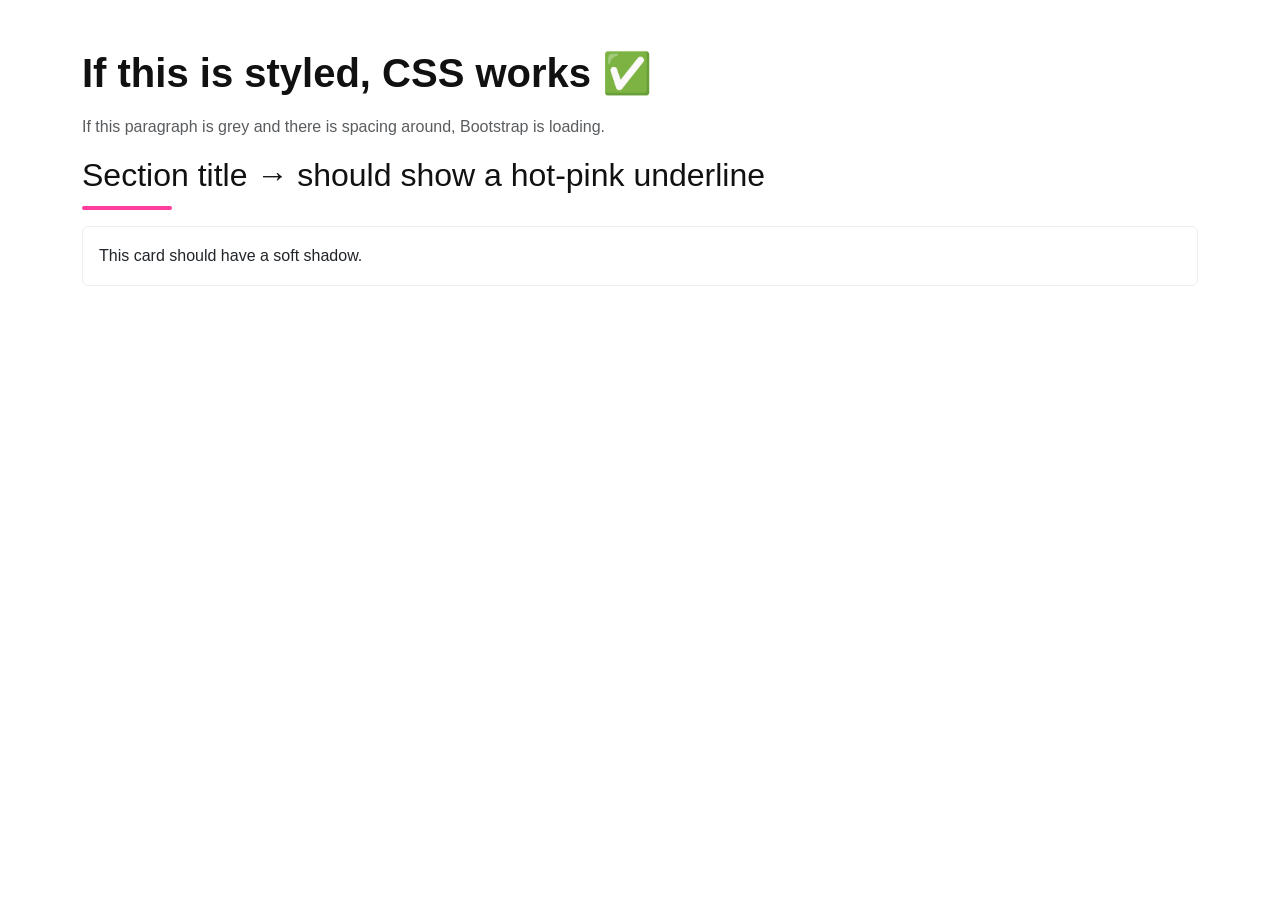
<file: test.html>
<!DOCTYPE html>
<html lang="en">
<head>
  <meta charset="utf-8" />
  <meta name="viewport" content="width=device-width, initial-scale=1" />
  <title>CSS Test</title>

  <!-- Bootstrap CSS (must be a real <link> tag) -->
  <link
    href="https://cdn.jsdelivr.net/npm/bootstrap@5.3.3/dist/css/bootstrap.min.css"
    rel="stylesheet" integrity="sha384-Cynr0F7Jf3z7D2t8+q7eC6GzS8e3XqX0n4M8w2JcQn8d1yXJH9X4N7b6XvWg1s5h"
    crossorigin="anonymous"
  />

  <!-- Your CSS (with cache-buster) -->
  <link href="styles.css?v=3" rel="stylesheet" />
</head>
<body class="bg-white">

  <div class="container py-5">
    <h1 class="display-6 fw-bold lh-sm mb-3">If this is styled, CSS works ✅</h1>
    <p class="text-muted">If this paragraph is grey and there is spacing around, Bootstrap is loading.</p>

    <h2 class="section-title">Section title → should show a hot‑pink underline</h2>
    <div class="card card-soft p-3">This card should have a soft shadow.</div>
  </div>

  <!-- Bootstrap JS (bundle) -->
  <script
    src="https://cdn.jsdelivr.net/npm/bootstrap@5.3.3/dist/js/bootstrap.bundle.min.js"
    integrity="sha384-9NDL2P7H7yE1i1w0C2aN8wZ1Zt8cXoH3m8VwM0x2iBz2a2fV3fC4QnVJ1A7bX9Q4"
    crossorigin="anonymous"
  ></script>
</body>
</html>
</file>
<file: styles.css>
/* ================= BASE ================= */

body {
  font-family: -apple-system, BlinkMacSystemFont, "Segoe UI", Roboto, sans-serif;
  background: #ffffff;
  color: #111 !important;
  line-height: 1.6;
}


/* ================= BRAND (Top Left) ================= */
.brand-pink {
  font-size: 1.8rem;          /* Bigger than before */
  color: #ff3d9a !important;  /* Your accent pink */
  letter-spacing: 0.5px;
}

.brand-pink:hover {
  opacity: 0.8;
  color: #ff3d9a !important;
}

.section-title {
  margin-bottom: 1rem;
  position: relative; /* needed for ::after underline */
}

/* Pink line UNDER the heading */
.section-title::after {
  content: "";
  display: block;
  width: 90px;
  height: 4px;
  background: #ff3d9a; /* accent pink */
  border-radius: 2px;
  margin-top: .75rem;  /* spacing under the text */
}

.section-kicker {
  letter-spacing: 1px;
  text-transform: uppercase;
  font-size: 0.8rem;
  color: #777;
}

/* ================= LINKS & BUTTONS ================= */

.btn-accent {
  background: #111;
  color: #fff;
  border: none;
}

.btn-accent:hover {
  background: #333;
  color: #fff;
}

.btn-outline-accent {
  color: #ff3d9a;             /* harmonise with accent */
  border: 1px solid #ff3d9a;
  background: transparent;
}

.btn-outline-accent:hover {
  color: #fff;
  background: #ff3d9a;
  border-color: #ff3d9a;
}

.link-accent {
  color: #111;
  text-decoration: underline;
}

.link-accent:hover {
  opacity: 0.7;
}

/* ================= NAVBAR ================= */

.navbar .nav-link {
  color: #111;
}

.navbar .nav-link:hover {
  opacity: 0.7;
}

/* ================= CARDS ================= */

.card-soft {
  border: 1px solid #eee;
  transition: 0.25s ease;
}

.card-soft:hover {
  transform: translateY(-4px);
  box-shadow: 0 12px 30px rgba(0,0,0,0.06);
}

/* Light‑pink variant ONLY in the Strategy & Project Management section */
.section-strategy .card-soft {
  border: 1px solid #ffd1e6;     /* light pink border */
  background: #fff7fb;           /* very light pink background */
  transition: transform .25s ease, box-shadow .25s ease, background .25s ease;
}

.section-strategy .card-soft:hover {
  background: #fff0f7;           /* slightly deeper tint on hover */
}

/* ================= PILLARS ================= */

.pillar-card {
  transition: 0.25s ease;
}

.pillar-card:hover {
  transform: translateY(-3px);
  background: #fafafa;
}

.pillar-icon {
  width: 34px;
  height: 34px;
  object-fit: contain;
}

/* ================= TYPOGRAPHY CLOUD ================= */

.how-cloud {
  display: flex;
  flex-wrap: wrap;
  gap: 12px 22px;
  margin-top: 1rem;
}

.how-cloud li {
  opacity: 0.9;
}

.t-lg { font-size: 1.6rem; font-weight: 600; }
.t-md { font-size: 1.15rem; }
.t-sm { font-size: 0.9rem; }

.r0 { transform: rotate(0deg); }
.r1 { transform: rotate(-2deg); }
.r2 { transform: rotate(2deg); }

/* ================= CANVA EMBED FIX ================= */

.canva-embed-wrapper {
  max-width: 900px;
  margin: 20px auto;
  border-radius: 14px;
  overflow: hidden;
  border: 1px solid #eee;
  box-shadow: 0 10px 25px rgba(0,0,0,0.06);
}

.canva-embed-wrapper iframe {
  width: 100%;
  height: 520px;
  border: none;
}

/* mobile Canva */
@media (max-width: 768px) {
  .canva-embed-wrapper iframe {
    height: 420px;
  }
}

iframe {
  max-width: 100%;
  display: block;
}

/* ================= CAROUSEL ================= */

.carousel-inner img {
  height: 420px;
  object-fit: cover;
}

/* ================= ABOUT ================= */

.about-photo {
  max-height: 420px;
  object-fit: cover;
}

/* ================= TOOL LOGOS ================= */

.tool-logos {
  display: flex;
  flex-wrap: wrap;
  gap: 22px;
  align-items: center;
  margin-top: 1.5rem;
}

.tool-logos img {
  height: 34px;
  opacity: 0.85;
  transition: 0.2s;
}

.tool-logos img:hover {
  opacity: 1;
  transform: scale(1.05);
}

/* ================= SECTION OFFSET (sticky navbar fix) ================= */

section {
  scroll-margin-top: 80px;
}

/* ================= MOBILE POLISH ================= */

@media (max-width: 768px) {
  .display-6 {
    font-size: 1.6rem;
  }

  .tool-logos {
    justify-content: center;
  }
}

/* Design & Reels A4 Carousel */
.design-carousel {
  overflow-x: auto;
  scroll-snap-type: x mandatory;
  -webkit-overflow-scrolling: touch;
  padding-bottom: 1rem;
}

.carousel-track {
  display: flex;
  gap: 1.5rem;
}

/* A4-style portrait cards */
.carousel-track img {
  scroll-snap-align: center;
  flex-shrink: 0;
  width: 320px;          /* Ideal for A4 preview */
  max-width: 85vw;
  height: auto;
  border-radius: 10px;
  background: #fff;
  box-shadow: 0 4px 16px rgba(0,0,0,0.15);
}

/* Larger preview on desktop */
@media (min-width: 992px) {
  .carousel-track img {
    width: 380px;
  }
}
</file>
